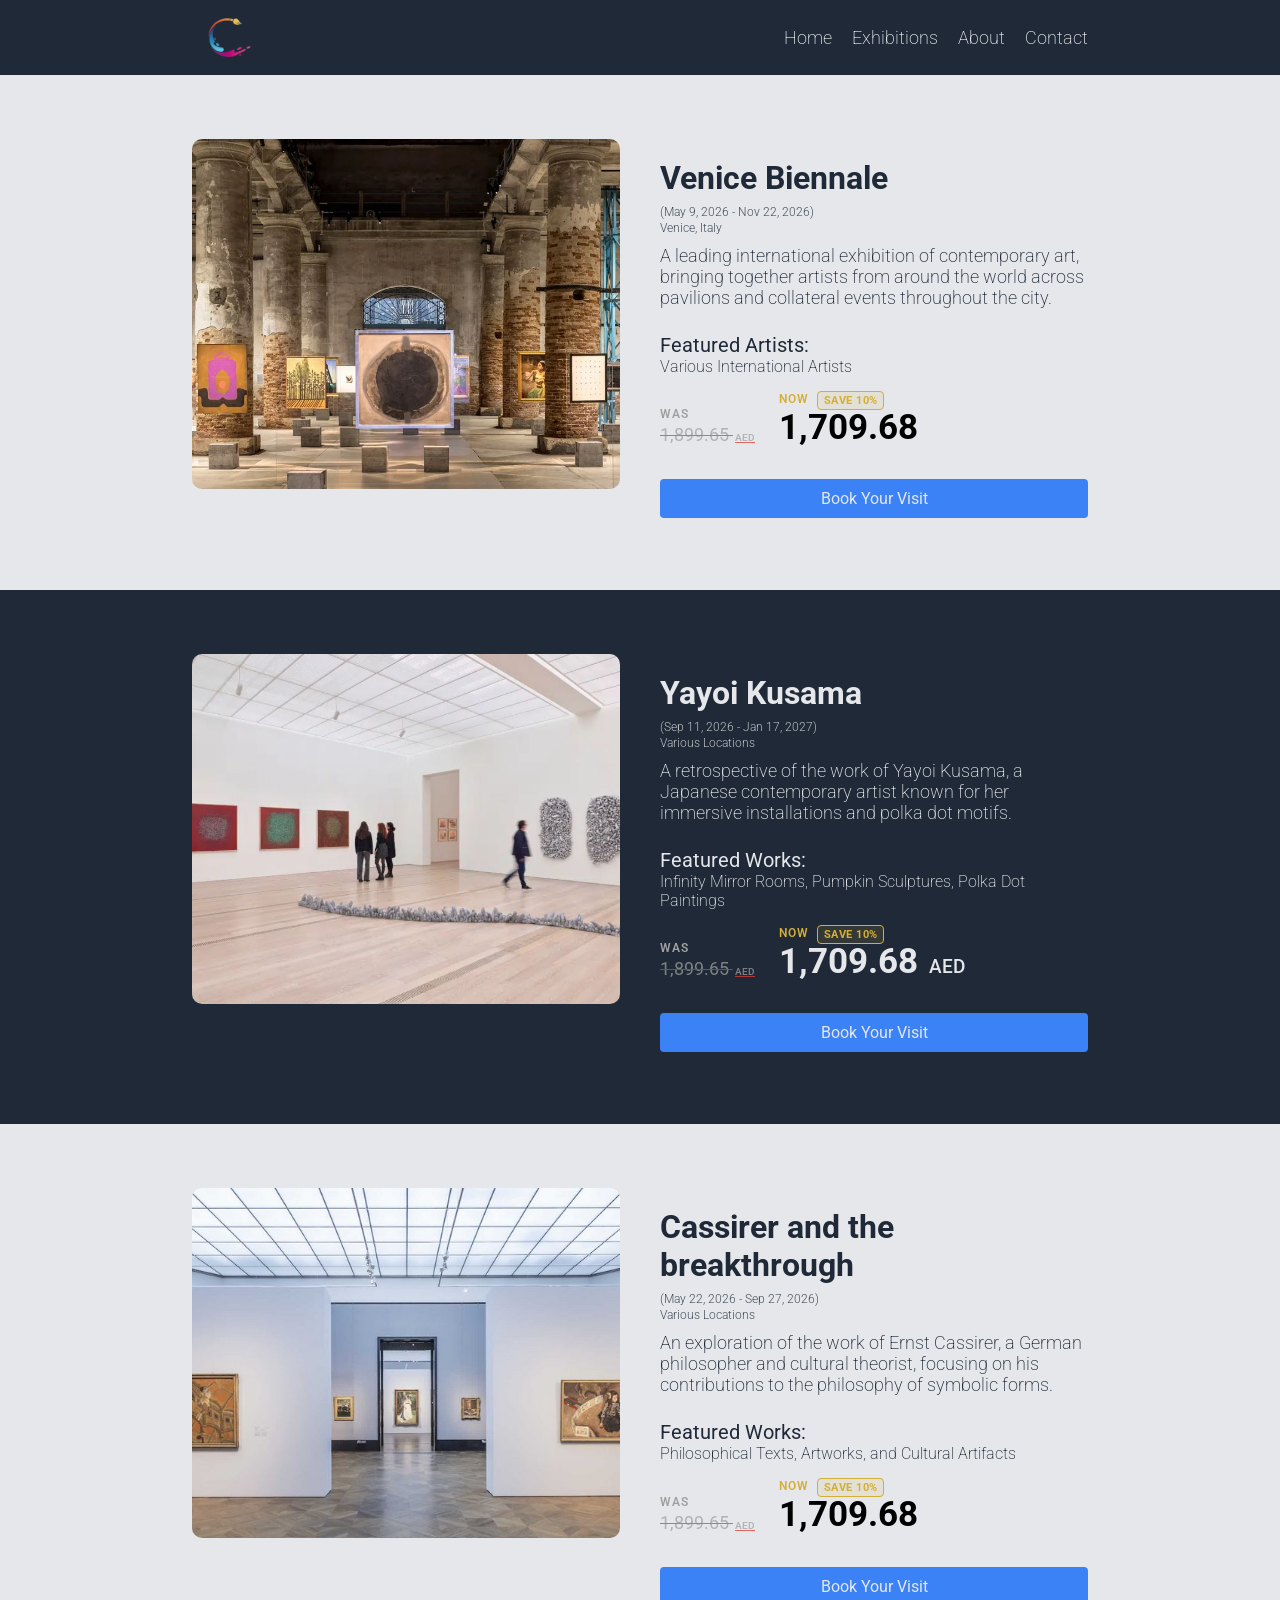
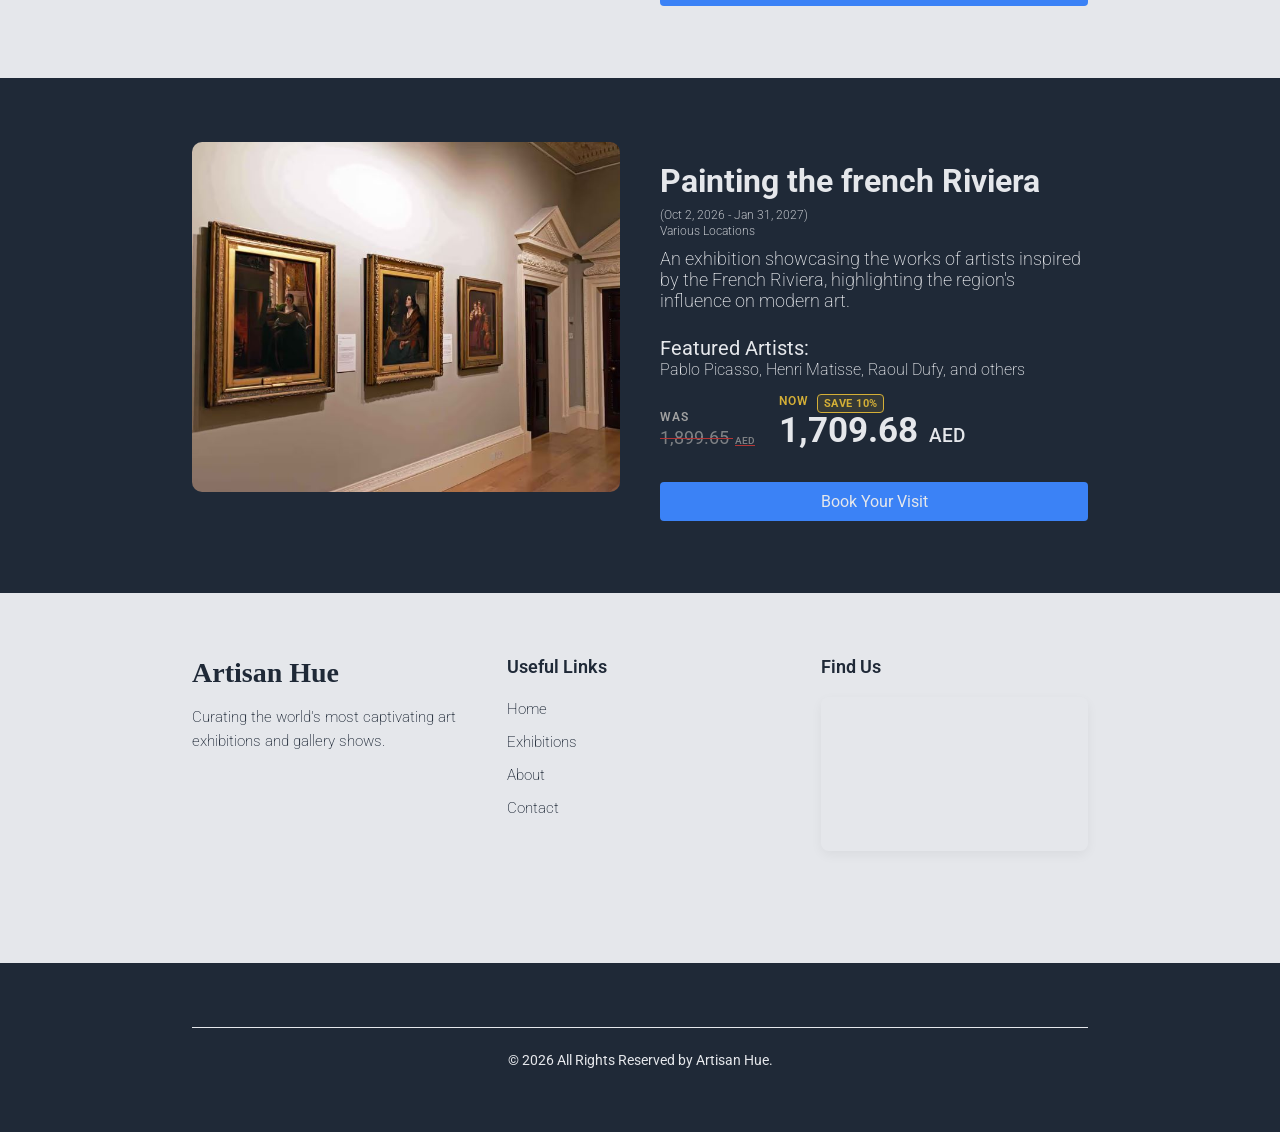
<file: pages/exhibitions.html>
<!doctype html>
<html lang="en">
  <head>
    <meta charset="UTF-8" />
    <meta name="viewport" content="width=device-width, initial-scale=1.0" />
    <link rel="preconnect" href="https://fonts.googleapis.com" />
    <link rel="preconnect" href="https://fonts.gstatic.com" crossorigin />
    <link
      href="https://fonts.googleapis.com/css2?family=Roboto:ital,wght@0,100..900;1,100..900&display=swap"
      rel="stylesheet"
    />
    <link
      rel="stylesheet"
      href="https://cdnjs.cloudflare.com/ajax/libs/font-awesome/6.5.1/css/all.min.css"
      crossorigin="anonymous"
    />
    <link rel="stylesheet" href="../assets/styles/base.css" />
    <link rel="stylesheet" href="../assets/styles/layout.css" />
    <link rel="stylesheet" href="../assets/styles/components.css" />
    <link rel="stylesheet" href="../assets/styles/exhibitions.css" />
    <link rel="stylesheet" href="../assets/styles/responsive.css" />
    <title>Booking | Artisan Hue</title>
  </head>

  <body>
    <header class="header header-sticky">
      <picture class="logo-container">
        <img src="../assets/logo.png" alt="Paint brush art" />
      </picture>
      <nav class="nav">
        <input type="checkbox" id="menu-toggle" class="menu-checkbox" />
        <label for="menu-toggle" class="hamburger-btn">
          <i class="fas fa-bars"></i>
        </label>

        <ul class="nav-menu">
          <li class="menu-item">
            <a href="../index.html" class="menu-link">Home</a>
          </li>
          <li class="menu-item">
            <a href="./exhibitions.html" class="menu-link">Exhibitions</a>
          </li>
          <li class="menu-item">
            <a href="./about.html" class="menu-link">About</a>
          </li>
          <li class="menu-item">
            <a href="./contact.html" class="menu-link">Contact</a>
          </li>
        </ul>
      </nav>
    </header>

    <main>
      <section class="section section-light exhibition-detail" id="exhibition1">
        <div class="exhibition-detail-content">
          <figure class="exhibition-detail-img">
            <picture>
              <source srcset="../assets/images/ex1.jpg" type="image/jpeg" />
              <img src="../assets/images/ex1.jpg" alt="Venice Biennale" />
            </picture>
          </figure>
          <div class="exhibition-detail-text">
            <h2 class="exhibition-sub-heading">Venice Biennale</h2>
            <p class="exhibition-dates">(May 9, 2026 - Nov 22, 2026)</p>
            <p class="exhibition-location">Venice, Italy</p>
            <p class="exhibition-description">
              A leading international exhibition of contemporary art, bringing
              together artists from around the world across pavilions and
              collateral events throughout the city.
            </p>
            <h3 class="exhibition-featured-title">Featured Artists:</h3>
            <p class="exhibition-featured-description">
              Various International Artists
            </p>
            <div class="ticket-booking-block">
              <div class="ticket-price-container">
                <div class="price-group price-old">
                  <span class="price-label">Was</span>
                  <span class="price-amount"
                    >1,899.65 <span class="currency">AED</span></span
                  >
                </div>
                <div class="price-group price-current">
                  <div class="price-header">
                    <span class="price-label">Now</span>
                    <span class="discount-badge">Save 10%</span>
                  </div>
                  <span class="price-amount"
                    >1,709.68 <span class="currency">AED</span></span
                  >
                </div>
              </div>
              <label for="ex4-open" class="explore-btn-dark"
                >Book Your Visit</label
              >
            </div>
          </div>
        </div>

        <input
          type="radio"
          name="modal-ex1"
          id="ex1-closed"
          class="modal-state"
          checked
        />
        <input
          type="radio"
          name="modal-ex1"
          id="ex1-open"
          class="modal-state"
        />
        <input
          type="radio"
          name="modal-ex1"
          id="ex1-submitted"
          class="modal-state"
        />

        <div class="modal-overlay">
          <div class="modal-content">
            <label for="ex1-closed" class="close-btn">&times;</label>

            <div class="form-content">
              <h2>Book Your Visit</h2>
              <div class="form-group">
                <label for="name1">Name:</label>
                <input type="text" id="name1" required />
              </div>
              <div class="form-group">
                <label for="email1">Email:</label>
                <input type="email" id="email1" required />
              </div>
              <div class="form-group">
                <label for="date1">Date:</label>
                <input type="date" id="date1" required />
              </div>
              <label for="ex1-submitted" class="explore-btn"
                >Confirm Booking</label
              >
            </div>

            <div class="success-box">
              <div class="success-icon">🎟️</div>
              <h3>Booking Confirmed!</h3>
              <p>
                Thank you! Your reservation is placed.
                <strong>You will receive your ticket by email</strong> shortly.
              </p>
              <label
                for="ex1-closed"
                class="explore-btn"
                style="margin-top: 16px"
                >Done</label
              >
            </div>
          </div>
        </div>
      </section>

      <section class="section section-dark exhibition-detail" id="exhibition2">
        <div class="exhibition-detail-content">
          <figure class="exhibition-detail-img">
            <picture>
              <source srcset="../assets/images/ex2.jpg" type="image/jpeg" />
              <img src="../assets/images/ex2.jpg" alt="Yayoi Kusama" />
            </picture>
          </figure>
          <div class="exhibition-detail-text">
            <h2 class="exhibition-sub-heading-dark">Yayoi Kusama</h2>
            <p class="exhibition-dates-dark">(Sep 11, 2026 - Jan 17, 2027)</p>
            <p class="exhibition-location-dark">Various Locations</p>
            <p class="exhibition-description-dark">
              A retrospective of the work of Yayoi Kusama, a Japanese
              contemporary artist known for her immersive installations and
              polka dot motifs.
            </p>
            <h3 class="exhibition-featured-title-dark">Featured Works:</h3>
            <p class="exhibition-featured-description-dark">
              Infinity Mirror Rooms, Pumpkin Sculptures, Polka Dot Paintings
            </p>
            <div class="ticket-booking-block">
              <div class="ticket-price-container">
                <div class="price-group price-old">
                  <span class="price-label">Was</span>
                  <span class="price-amount">1,899.65 <span class="currency">AED</span></span>
                </div>
                <div class="price-group price-current">
                  <div class="price-header">
                    <span class="price-label">Now</span>
                    <span class="discount-badge">Save 10%</span>
                  </div>
                  <span class="price-amount price-amount-dark">1,709.68 <span class="currency">AED</span></span>
                </div>
              </div>
              <label for="ex4-open" class="explore-btn-dark">Book Your Visit</label>
            </div>
          </div>
        </div>

        <input
          type="radio"
          name="modal-ex2"
          id="ex2-closed"
          class="modal-state"
          checked
        />
        <input
          type="radio"
          name="modal-ex2"
          id="ex2-open"
          class="modal-state"
        />
        <input
          type="radio"
          name="modal-ex2"
          id="ex2-submitted"
          class="modal-state"
        />

        <div class="modal-overlay">
          <div class="modal-content">
            <label for="ex2-closed" class="close-btn">&times;</label>

            <div class="form-content">
              <h2>Book Your Visit</h2>
              <div class="form-group">
                <label for="name2">Name:</label>
                <input type="text" id="name2" required />
              </div>
              <div class="form-group">
                <label for="email2">Email:</label>
                <input type="email" id="email2" required />
              </div>
              <div class="form-group">
                <label for="date2">Date:</label>
                <input type="date" id="date2" required />
              </div>
              <label for="ex2-submitted" class="explore-btn"
                >Confirm Booking</label
              >
            </div>

            <div class="success-box">
              <div class="success-icon">🎟️</div>
              <h3>Booking Confirmed!</h3>
              <p>
                Thank you! Your reservation is placed.
                <strong>You will receive your ticket by email</strong> shortly.
              </p>
              <label
                for="ex2-closed"
                class="explore-btn"
                style="margin-top: 16px"
                >Done</label
              >
            </div>
          </div>
        </div>
      </section>

      <section class="section section-light exhibition-detail" id="exhibition3">
        <div class="exhibition-detail-content">
          <figure class="exhibition-detail-img">
            <img
              src="../assets/images/ex3.jpg"
              alt="Cassirer and the breakthrough"
            />
          </figure>
          <div class="exhibition-detail-text">
            <h2 class="exhibition-sub-heading">
              Cassirer and the breakthrough
            </h2>
            <p class="exhibition-dates">(May 22, 2026 - Sep 27, 2026)</p>
            <p class="exhibition-location">Various Locations</p>
            <p class="exhibition-description">
              An exploration of the work of Ernst Cassirer, a German philosopher
              and cultural theorist, focusing on his contributions to the
              philosophy of symbolic forms.
            </p>
            <h3 class="exhibition-featured-title">Featured Works:</h3>
            <p class="exhibition-featured-description">
              Philosophical Texts, Artworks, and Cultural Artifacts
            </p>
            <div class="ticket-booking-block">
              <div class="ticket-price-container">
                <div class="price-group price-old">
                  <span class="price-label">Was</span>
                  <span class="price-amount"
                    >1,899.65 <span class="currency">AED</span></span
                  >
                </div>
                <div class="price-group price-current">
                  <div class="price-header">
                    <span class="price-label">Now</span>
                    <span class="discount-badge">Save 10%</span>
                  </div>
                  <span class="price-amount"
                    >1,709.68 <span class="currency">AED</span></span
                  >
                </div>
              </div>
              <label for="ex4-open" class="explore-btn-dark"
                >Book Your Visit</label
              >
            </div>
          </div>
        </div>

        <input
          type="radio"
          name="modal-ex3"
          id="ex3-closed"
          class="modal-state"
          checked
        />
        <input
          type="radio"
          name="modal-ex3"
          id="ex3-open"
          class="modal-state"
        />
        <input
          type="radio"
          name="modal-ex3"
          id="ex3-submitted"
          class="modal-state"
        />

        <div class="modal-overlay">
          <div class="modal-content">
            <label for="ex3-closed" class="close-btn">&times;</label>

            <div class="form-content">
              <h2>Book Your Visit</h2>
              <div class="form-group">
                <label for="name3">Name:</label>
                <input type="text" id="name3" required />
              </div>
              <div class="form-group">
                <label for="email3">Email:</label>
                <input type="email" id="email3" required />
              </div>
              <div class="form-group">
                <label for="date3">Date:</label>
                <input type="date" id="date3" required />
              </div>
              <label for="ex3-submitted" class="explore-btn"
                >Confirm Booking</label
              >
            </div>

            <div class="success-box">
              <div class="success-icon">🎟️</div>
              <h3>Booking Confirmed!</h3>
              <p>
                Thank you! Your reservation is placed.
                <strong>You will receive your ticket by email</strong> shortly.
              </p>
              <label
                for="ex3-closed"
                class="explore-btn"
                style="margin-top: 16px"
                >Done</label
              >
            </div>
          </div>
        </div>
      </section>

      <section class="section section-dark exhibition-detail" id="exhibition4">
        <div class="exhibition-detail-content">
          <figure class="exhibition-detail-img">
            <img
              src="../assets/images/ex4.jpg"
              alt="Painting the french Riviera"
            />
          </figure>
          <div class="exhibition-detail-text">
            <h2 class="exhibition-sub-heading-dark">
              Painting the french Riviera
            </h2>
            <p class="exhibition-dates-dark">(Oct 2, 2026 - Jan 31, 2027)</p>
            <p class="exhibition-location-dark">Various Locations</p>
            <p class="exhibition-description-dark">
              An exhibition showcasing the works of artists inspired by the
              French Riviera, highlighting the region's influence on modern art.
            </p>
            <h3 class="exhibition-featured-title-dark">Featured Artists:</h3>
            <p class="exhibition-featured-description-dark">
              Pablo Picasso, Henri Matisse, Raoul Dufy, and others
            </p>
            <div class="ticket-booking-block">
              <div class="ticket-price-container">
                <div class="price-group price-old">
                  <span class="price-label">Was</span>
                  <span class="price-amount"
                    >1,899.65 <span class="currency">AED</span></span
                  >
                </div>
                <div class="price-group price-current">
                  <div class="price-header">
                    <span class="price-label">Now</span>
                    <span class="discount-badge">Save 10%</span>
                  </div>
                  <span class="price-amount price-amount-dark"
                    >1,709.68 <span class="currency">AED</span></span
                  >
                </div>
              </div>
              <label for="ex4-open" class="explore-btn-dark"
                >Book Your Visit</label
              >
            </div>
          </div>
        </div>

        <input
          type="radio"
          name="modal-ex4"
          id="ex4-closed"
          class="modal-state"
          checked
        />
        <input
          type="radio"
          name="modal-ex4"
          id="ex4-open"
          class="modal-state"
        />
        <input
          type="radio"
          name="modal-ex4"
          id="ex4-submitted"
          class="modal-state"
        />

        <div class="modal-overlay">
          <div class="modal-content">
            <label for="ex4-closed" class="close-btn">&times;</label>

            <div class="form-content">
              <h2>Book Your Visit</h2>
              <div class="form-group">
                <label for="name4">Name:</label>
                <input type="text" id="name4" required />
              </div>
              <div class="form-group">
                <label for="email4">Email:</label>
                <input type="email" id="email4" required />
              </div>
              <div class="form-group">
                <label for="date4">Date:</label>
                <input type="date" id="date4" required />
              </div>
              <label for="ex4-submitted" class="explore-btn"
                >Confirm Booking</label
              >
            </div>

            <div class="success-box">
              <div class="success-icon">🎟️</div>
              <h3>Booking Confirmed!</h3>
              <p>
                Thank you! Your reservation is placed.
                <strong>You will receive your ticket by email</strong> shortly.
              </p>
              <label
                for="ex4-closed"
                class="explore-btn"
                style="margin-top: 16px"
                >Done</label
              >
            </div>
          </div>
        </div>
      </section>

      <footer class="section section-grey">
        <div class="footer-content">
          <div class="footer-column brand-column">
            <h2 class="footer-logo">Artisan Hue</h2>
            <p class="footer-description">
              Curating the world's most captivating art exhibitions and gallery
              shows.
            </p>
          </div>

          <div class="footer-column links-column">
            <h3 class="footer-heading">Useful Links</h3>
            <ul class="footer-menu">
              <li class="footer-menu-item">
                <a href="../index.html" class="footer-menu-link">Home</a>
              </li>
              <li class="footer-menu-item">
                <a href="./exhibitions.html" class="footer-menu-link"
                  >Exhibitions</a
                >
              </li>
              <li class="footer-menu-item">
                <a href="./about.html" class="footer-menu-link">About</a>
              </li>
              <li class="footer-menu-item">
                <a href="./contact.html" class="footer-menu-link">Contact</a>
              </li>
            </ul>
          </div>

          <div class="footer-column map-column">
            <h3 class="footer-heading">Find Us</h3>
            <div class="map-container">
              <iframe
                src="https://www.google.com/maps/embed?pb=!1m18!1m12!1m3!1d115408.09793132644!2d55.2045657!3d25.0742823!2m3!1f0!2f0!3f0!3m2!1i1024!2i768!4f13.1!3m3!1m2!1s0x3e5f43496ad9c645%3A0xbde66e5084295162!2sDubai%20-%20United%20Arab%20Emirates!5e0!3m2!1sen!2sus!4v1715000000000!5m2!1sen!2sus"
                width="100%"
                height="150"
                style="border: 0"
                allowfullscreen=""
                loading="lazy"
                referrerpolicy="no-referrer-when-downgrade"
              >
              </iframe>
            </div>
          </div>
        </div>
      </footer>
      <section class="section section-dark">
        <p class="footer-text">
          &copy; 2026 All Rights Reserved by Artisan Hue.
        </p>
      </section>
    </main>
  </body>
</html>
</file>
<file: assets/styles/base.css>
:root {
  --primary-color: #3b82f6;
  --secondary-color: #1f2937;
  --text-color: #e5e7eb;
  --background-color: #f9fafb;
  --background-white: #ffffff;

  --font-hero-title: clamp(2rem, 5vw + 1rem, 3.5rem);
  --font-sub-heading: clamp(1.75rem, 5vw + 1rem, 2.5rem);
  --font-hero-subtitle: clamp(1rem, 2vw + 0.5rem, 1.25rem);
  --font-body: clamp(0.95rem, 1vw + 0.5rem, 1.125rem);

  --muted-text: #a0a0a0;
  --strike-color: #e53935;
  --gold-accent: #d4af37;
  --gold-hover: #b5952f;
  --badge-bg: rgba(212, 175, 55, 0.12);
  --btn-bg: #d4af37;
  --btn-text: #111111;
}

*,
html {
  margin: 0;
  padding: 0;
  box-sizing: border-box;
}

body {
  font-family: "Roboto", sans-serif;
  font-size: var(--font-body);
  background-color: var(--background-color);
}

.section {
  margin: 0 auto;
  padding: 5% 15%;
}

.section-dark {
  background-color: var(--secondary-color);
}

.section-light {
  background-color: var(--text-color);
}

.section-white {
  background-color: var(--background-white);
}

.section-grey {
  background-color: var(--text-color);
}
</file>
<file: assets/styles/layout.css>
.header {
  position: relative;
  display: flex;
  justify-content: space-between;
  align-items: center;
  padding: 0% 15%;
}

.header-sticky {
  position: sticky;
  top: 0;
  z-index: 1000;
  background-color: var(--secondary-color);
  color: var(--text-color);
}

.footer-content {
  display: flex;
  flex-wrap: wrap;
  gap: 3rem;
  max-width: 1200px;
  margin: 0 auto;
  padding-bottom: 3rem;
}

.footer-column {
  flex: 1 1 calc(33.333% - 2rem);
  min-width: 250px;
}

.footer-logo {
  font-family: "Playfair Display", serif;
  font-size: 1.75rem;
  margin-top: 0;
  margin-bottom: 1rem;
  color: var(--secondary-color);
}

.footer-description {
  color: var(--secondary-color);
  line-height: 1.6;
  font-size: 0.95rem;
  font-weight: 200;
}

.footer-heading {
  font-size: 1.1rem;
  font-weight: 600;
  color: var(--secondary-color);
  margin-top: 0;
  margin-bottom: 1.25rem;
}

.footer-menu {
  list-style: none;
  padding: 0;
  margin: 0;
}

.footer-menu-item {
  margin-bottom: 0.75rem;
}

.footer-menu-link {
  color: var(--secondary-color);
  font-weight: 200;
  font-size: 0.95rem;
  text-decoration: none;
  transition: color 0.2s ease;
}

.footer-menu-link:hover {
  color: var(--primary-color);
}

.map-container {
  border-radius: 8px;
  overflow: hidden;
  box-shadow: 0 4px 12px rgba(0, 0, 0, 0.05);
}

.footer-text {
  border-top: 1px solid var(--text-color);
  padding-top: 1.5rem;
  text-align: center;
  margin: 0;
  color: var(--text-color);
  font-size: 0.85rem;
}

.logo-container {
  max-width: 75px;
  max-height: 75px;
}

.logo-container img {
  width: 100%;
  height: auto;
}

.nav {
  font-size: 1.125rem;
  font-weight: 200;
}

.nav-menu {
  display: flex;
  list-style: none;
  align-items: center;
  gap: 20px;
}

.nav-menu a {
  text-decoration: none;
  color: var(--text-color);
}

.menu-item:hover > a {
  color: var(--primary-color);
  padding-bottom: 1.5px;
  border-bottom: 1.5px solid var(--primary-color);
}

.menu-item:active > a {
  color: var(--secondary-color);
  padding-bottom: 1.5px;
  border-bottom: 1.5px solid var(--secondary-color);
}

.menu-checkbox,
.hamburger-btn {
  display: none;
}
</file>
<file: assets/styles/components.css>
.exhibition-sub-heading,
.exhibition-sub-heading-dark {
  font-size: 2rem;
}

.exhibition-sub-heading {
  color: var(--secondary-color);
}

.exhibition-sub-heading-dark {
  color: var(--text-color);
}

.exhibition-description,
.exhibition-description-dark {
  margin-top: 10px;
  font-weight: 200;
}

.exhibition-description {
  color: var(--secondary-color);
}

.exhibition-description-dark {
  color: var(--text-color);
}

.exhibition-card-item h3 {
  margin: 12px 0 4px 0;
  font-size: 1.25rem;
  overflow-wrap: break-word;
}

.exhibition-card-item p {
  margin: 0;
  font-size: 0.875rem;
}

.explore-btn-container {
  text-align: center;
  margin-top: 40px;
}

.explore-btn,
.explore-btn-dark {
  display: inline-block;
  padding: 10px 20px;
  background-color: var(--primary-color);
  color: var(--text-color);
  text-decoration: none;
  border-radius: 4px;
  font-size: 1rem;
  border: none;
  cursor: pointer;
  text-align: center;
  transition:
    background-color 0.2s ease,
    color 0.2s ease;
}

.explore-btn:hover {
  background-color: var(--secondary-color);
  color: var(--text-color);
  transform: translateY(-5px);
  transition: all 0.3s ease-in-out;
}

.explore-btn:active {
  background-color: var(--text-color);
  color: var(--secondary-color);
  transform: translateY(-5px);
  transition: all 0.3s ease-in-out;
}

.explore-btn-dark:hover {
  background-color: var(--text-color);
  color: var(--primary-color);
  transform: translateY(-5px);
  transition: all 0.3s ease-in-out;
}

.explore-btn-dark:active {
  background-color: var(--primary-color);
  color: var(--text-color);
  transform: translateY(5px);
  transition: all 0.3s ease-in-out;
}

.ticket-booking-block {
  display: flex;
  flex-direction: column;
  gap: 20px;
  margin-top: 15px;
}

.ticket-price-container {
  display: flex;
  align-items: flex-end;
  gap: 24px;
}

.price-group {
  display: flex;
  flex-direction: column;
}

.price-label {
  font-size: 0.75rem;
  font-weight: 600;
  text-transform: uppercase;
  letter-spacing: 0.08em;
  color: var(--muted-text);
  margin-bottom: 4px;
}

.price-current .price-label {
  color: var(--gold-accent);
}

.price-old .price-amount {
  font-size: 1.1rem;
  font-weight: 400;
  color: var(--muted-text);
  text-decoration: line-through;
  text-decoration-color: var(--strike-color);
  opacity: 0.75;
}

.price-current .price-amount {
  font-size: 2.2rem;
  font-weight: 700;
  line-height: 1;
}

.price-amount-dark {
  color: var(--text-color);
}

.currency {
  font-size: 0.55em;
  font-weight: 500;
  margin-left: 2px;
  color: var(--muted-text);
}

.price-current .currency {
  color: var(--text-color);
}

.price-header {
  display: flex;
  align-items: center;
  gap: 8px;
}

.discount-badge {
  padding: 2px 6px;
  font-size: 0.7rem;
  font-weight: 700;
  color: var(--gold-accent);
  background-color: var(--badge-bg);
  border: 1px solid var(--gold-accent);
  border-radius: 4px;
  text-transform: uppercase;
  letter-spacing: 0.04em;
}

.form-group {
  margin-bottom: 14px;
  text-align: left;
}

.form-group label {
  display: block;
  margin-bottom: 6px;
  font-size: 14px;
  font-weight: 500;
}

.form-group input {
  width: 100%;
  padding: 10px 12px;
  border: 1px solid #ccc;
  border-radius: 6px;
  font-size: 14px;
}

.modal-state {
  display: none;
}

.modal-overlay {
  display: none;
  position: fixed;
  inset: 0;
  background-color: rgba(0, 0, 0, 0.5);
  justify-content: center;
  align-items: center;
  z-index: 2000;
}

.modal-content {
  background-color: var(--background-color);
  padding: 40px;
  border-radius: 10px;
  width: 100%;
  max-width: 440px;
  position: relative;
}

.close-btn {
  position: absolute;
  top: 12px;
  right: 16px;
  font-size: 1.5rem;
  cursor: pointer;
  color: var(--secondary-color);
  line-height: 1;
}

.close-btn:hover {
  color: var(--primary-color);
}

.success-box {
  display: none;
  text-align: center;
}

.success-icon {
  font-size: 2.5rem;
  margin-bottom: 10px;
}

.success-box h3 {
  margin: 0 0 8px 0;
  font-size: 1.25rem;
  color: #10b981;
}

.success-box p {
  margin: 0;
  font-size: 1rem;
  line-height: 1.4;
}

input[id$="-open"]:checked ~ .modal-overlay,
input[id$="-submitted"]:checked ~ .modal-overlay {
  display: flex;
}

input[id$="-submitted"]:checked ~ .modal-overlay .form-content {
  display: none;
}

input[id$="-submitted"]:checked ~ .modal-overlay .success-box {
  display: block;
}
</file>
<file: assets/styles/exhibitions.css>
.exhibition-detail-content {
  display: flex;
  gap: 40px;
  align-items: flex-start;
  flex-wrap: wrap;
}

.exhibition-detail-img {
  flex: 1 1 300px;
}

.exhibition-detail-img img {
  border-radius: 10px;
  width: 100%;
  height: 350px;
  object-fit: cover;
}

.exhibition-detail-text {
  flex: 1 1 300px;
  margin-top: 20px;
  margin-bottom: 8px;
}

.exhibition-detail-text h2 {
  text-align: left;
  margin-bottom: 8px;
}

.exhibition-dates-dark,
.exhibition-location-dark {
  color: var(--text-color);
  opacity: 0.8;
  margin: 2px 0;
  font-weight: 300;
  font-size: 0.75rem;
}

.exhibition-dates,
.exhibition-location {
  color: var(--secondary-color);
  opacity: 0.8;
  margin: 2px 0;
  font-weight: 300;
  font-size: 0.75rem;
}

.exhibition-featured-title,
.exhibition-featured-title-dark {
  margin-top: 25px;
  font-weight: 400;
  font-size: 1.25rem;
}

.exhibition-featured-title {
  color: var(--secondary-color);
}

.exhibition-featured-title-dark {
  color: var(--text-color);
}

.exhibition-featured-description,
.exhibition-featured-description-dark {
  font-weight: 200;
  font-size: 1rem;
}

.exhibition-featured-description {
  color: var(--secondary-color);
}

.exhibition-featured-description-dark {
  color: var(--text-color);
}

.exhibition-detail-text .explore-btn,
.exhibition-detail-text .explore-btn-dark {
  margin-top: 14px;
}
</file>
<file: assets/styles/responsive.css>
@media (max-width: 768px) {
  .hamburger-btn {
    display: flex;
    font-size: 1.5rem;
    color: var(--text-color);
    cursor: pointer;
  }

  .nav-menu {
    position: absolute;
    width: 100%;
    top: 100%;
    left: 0;
    flex-direction: column;
    align-items: flex-start;
    padding: 5%;
    background-color: var(--text-color);
    display: none;
    z-index: 10;
  }

  .nav-menu > li {
    width: 100%;
  }

  .nav-menu a {
    color: var(--secondary-color);
    display: block;
    padding: 10px 0;
  }

  .menu-checkbox:checked ~ .nav-menu {
    display: flex;
  }

  .hero-text {
    max-width: 100%;
  }

  .hero-image {
    max-width: 100%;
    margin-left: 0;
    margin-top: 5%;
  }

  .service-item {
    flex: 0 0 100%;
  }

  .cta-container {
    flex-direction: column;
  }

  .cta-visual {
    width: 100%;
    min-height: 350px;
    order: -1;
  }

  .cta-content {
    padding: 40px 20px;
    text-align: center;
  }

  .input-group {
    flex-direction: column;
    margin: 0 auto;
  }

  .input-group input {
    border-radius: 4px;
    margin-bottom: 15px;
    border-right: 1px solid var(--secondary-color);
  }

  .input-group button {
    border-radius: 4px;
    width: 100%;
  }

  .contact-container {
    flex-direction: column;
    gap: 0;
  }

  .contact-form-col {
    padding: 40px 20px;
  }

  .form-row {
    flex-direction: column;
    gap: 0;
  }

  .contact-details {
    padding: 30px 20px;
    flex-direction: column;
    gap: 20px;
  }

  .map-wrapper {
    min-height: 350px;
  }
}

@media (max-width: 375px) {
  .header {
    padding: 5% 5%;
  }

  .section {
    padding: 5% 5%;
  }

  .hero-title {
    font-size: 2rem;
  }
}
</file>
